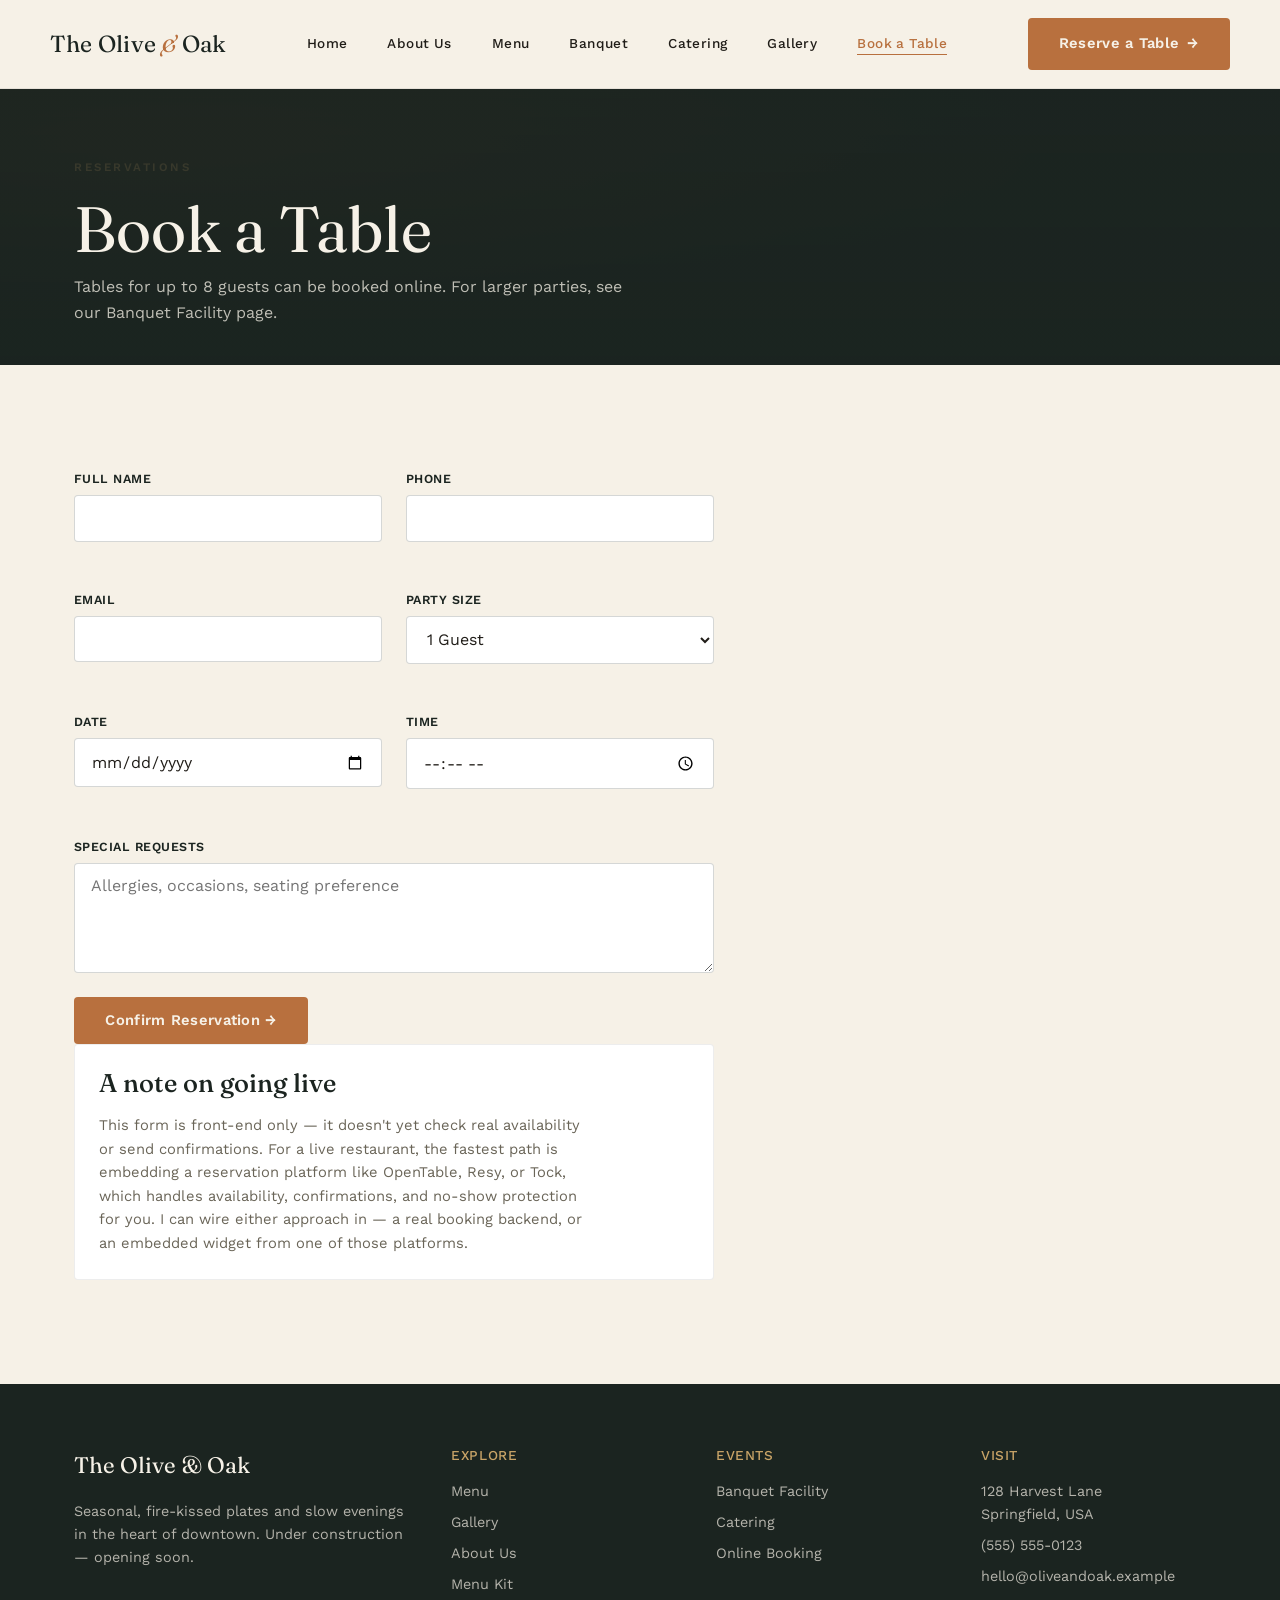
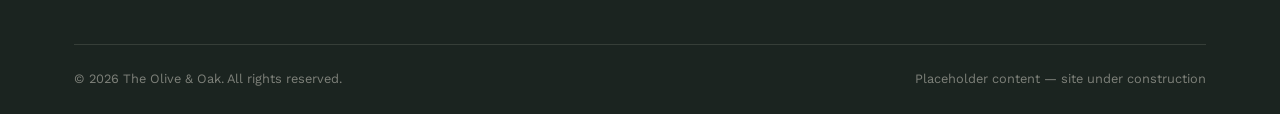
<file: restaurant-site/booking.html>
<!DOCTYPE html>
<html lang="en">
<head>
<meta charset="UTF-8">
<meta name="viewport" content="width=device-width, initial-scale=1.0">
<title>Book a Table | The Olive & Oak</title>
<meta name="description" content="Reserve a table online at The Olive & Oak.">
<link rel="preconnect" href="https://fonts.googleapis.com">
<link rel="stylesheet" href="css/style.css">
</head>
<body>
<header class="site-header">
    <div class="wrap nav-inner">
      <a href="index.html" class="brand">The Olive <em>&</em> Oak</a>
      <nav>
        <ul class="nav-links">
          <li><a href="index.html">Home</a></li>
<li><a href="about.html">About Us</a></li>
<li><a href="menu.html">Menu</a></li>
<li><a href="banquet.html">Banquet</a></li>
<li><a href="catering.html">Catering</a></li>
<li><a href="gallery.html">Gallery</a></li>
<li><a href="booking.html">Book a Table</a></li>

        </ul>
      </nav>
      <div class="nav-cta">
        <a href="contact.html" class="btn btn-ghost" style="display:none" id="hide-on-mobile"></a>
        <a href="booking.html" class="btn btn-primary"><span>Reserve a Table</span> &rarr;</a>
        <button class="nav-toggle" aria-label="Toggle menu"><span></span><span></span><span></span></button>
      </div>
    </div>
  </header>

<section class="page-hero hero-photo" style="background-image:url('https://picsum.photos/seed/booking-hero/1600/700')">
  <div class="wrap">
    <span class="eyebrow">Reservations</span>
    <h1>Book a Table</h1>
    <p>Tables for up to 8 guests can be booked online. For larger parties, see our Banquet Facility page.</p>
  </div>
</section>

<section>
  <div class="wrap">
    <form data-demo-form class="reveal" style="max-width:640px" action="https://formspree.io/f/YOUR_FORM_ID" method="POST">
      <input type="hidden" name="_subject" value="New Table Reservation">
      <div class="form-grid">
        <div class="field"><label for="r-name">Full Name</label><input id="r-name" name="full_name" type="text" required></div>
        <div class="field"><label for="r-phone">Phone</label><input id="r-phone" name="phone" type="tel" required></div>
        <div class="field"><label for="r-email">Email</label><input id="r-email" name="email" type="email" required></div>
        <div class="field"><label for="r-guests">Party Size</label>
          <select id="r-guests" name="party_size">
            <option>1 Guest</option><option>2 Guests</option><option>3 Guests</option>
            <option>4 Guests</option><option>5 Guests</option><option>6 Guests</option>
            <option>7 Guests</option><option>8 Guests</option>
          </select>
        </div>
        <div class="field"><label for="r-date">Date</label><input id="r-date" name="date" type="date" required></div>
        <div class="field"><label for="r-time">Time</label><input id="r-time" name="time" type="time" required></div>
        <div class="field full"><label for="r-notes">Special Requests</label><textarea id="r-notes" name="special_requests" placeholder="Allergies, occasions, seating preference"></textarea></div>
      </div>
      <button type="submit" class="btn btn-primary">Confirm Reservation &rarr;</button>
      <div class="form-success">Thanks — your reservation request has been received.</div>
    </form>

    <div class="card mt-5" style="max-width:640px">
      <h3>A note on going live</h3>
      <p class="menu-item-desc mt-2">This form is front-end only &mdash; it doesn't yet check real availability or send confirmations. For a live restaurant, the fastest path is embedding a reservation platform like OpenTable, Resy, or Tock, which handles availability, confirmations, and no-show protection for you. I can wire either approach in &mdash; a real booking backend, or an embedded widget from one of those platforms.</p>
    </div>
  </div>
</section>

<footer class="site-footer">
    <div class="wrap">
      <div class="footer-grid">
        <div>
          <div class="footer-brand">The Olive & Oak</div>
          <p>Seasonal, fire-kissed plates and slow evenings in the heart of downtown. Under construction &mdash; opening soon.</p>
        </div>
        <div>
          <h4>Explore</h4>
          <a href="menu.html">Menu</a>
          <a href="gallery.html">Gallery</a>
          <a href="about.html">About Us</a>
          <a href="menu-kit.html">Menu Kit</a>
        </div>
        <div>
          <h4>Events</h4>
          <a href="banquet.html">Banquet Facility</a>
          <a href="catering.html">Catering</a>
          <a href="booking.html">Online Booking</a>
        </div>
        <div>
          <h4>Visit</h4>
          <p>128 Harvest Lane<br>Springfield, USA</p>
          <a href="tel:+15555550123">(555) 555-0123</a>
          <a href="mailto:hello@oliveandoak.example">hello@oliveandoak.example</a>
        </div>
      </div>
      <div class="footer-bottom">
        <span>&copy; <span class="js-year"></span> The Olive & Oak. All rights reserved.</span>
        <span>Placeholder content &mdash; site under construction</span>
      </div>
    </div>
  </footer>
<script src="js/main.js"></script>
</body>
</html>
</file>
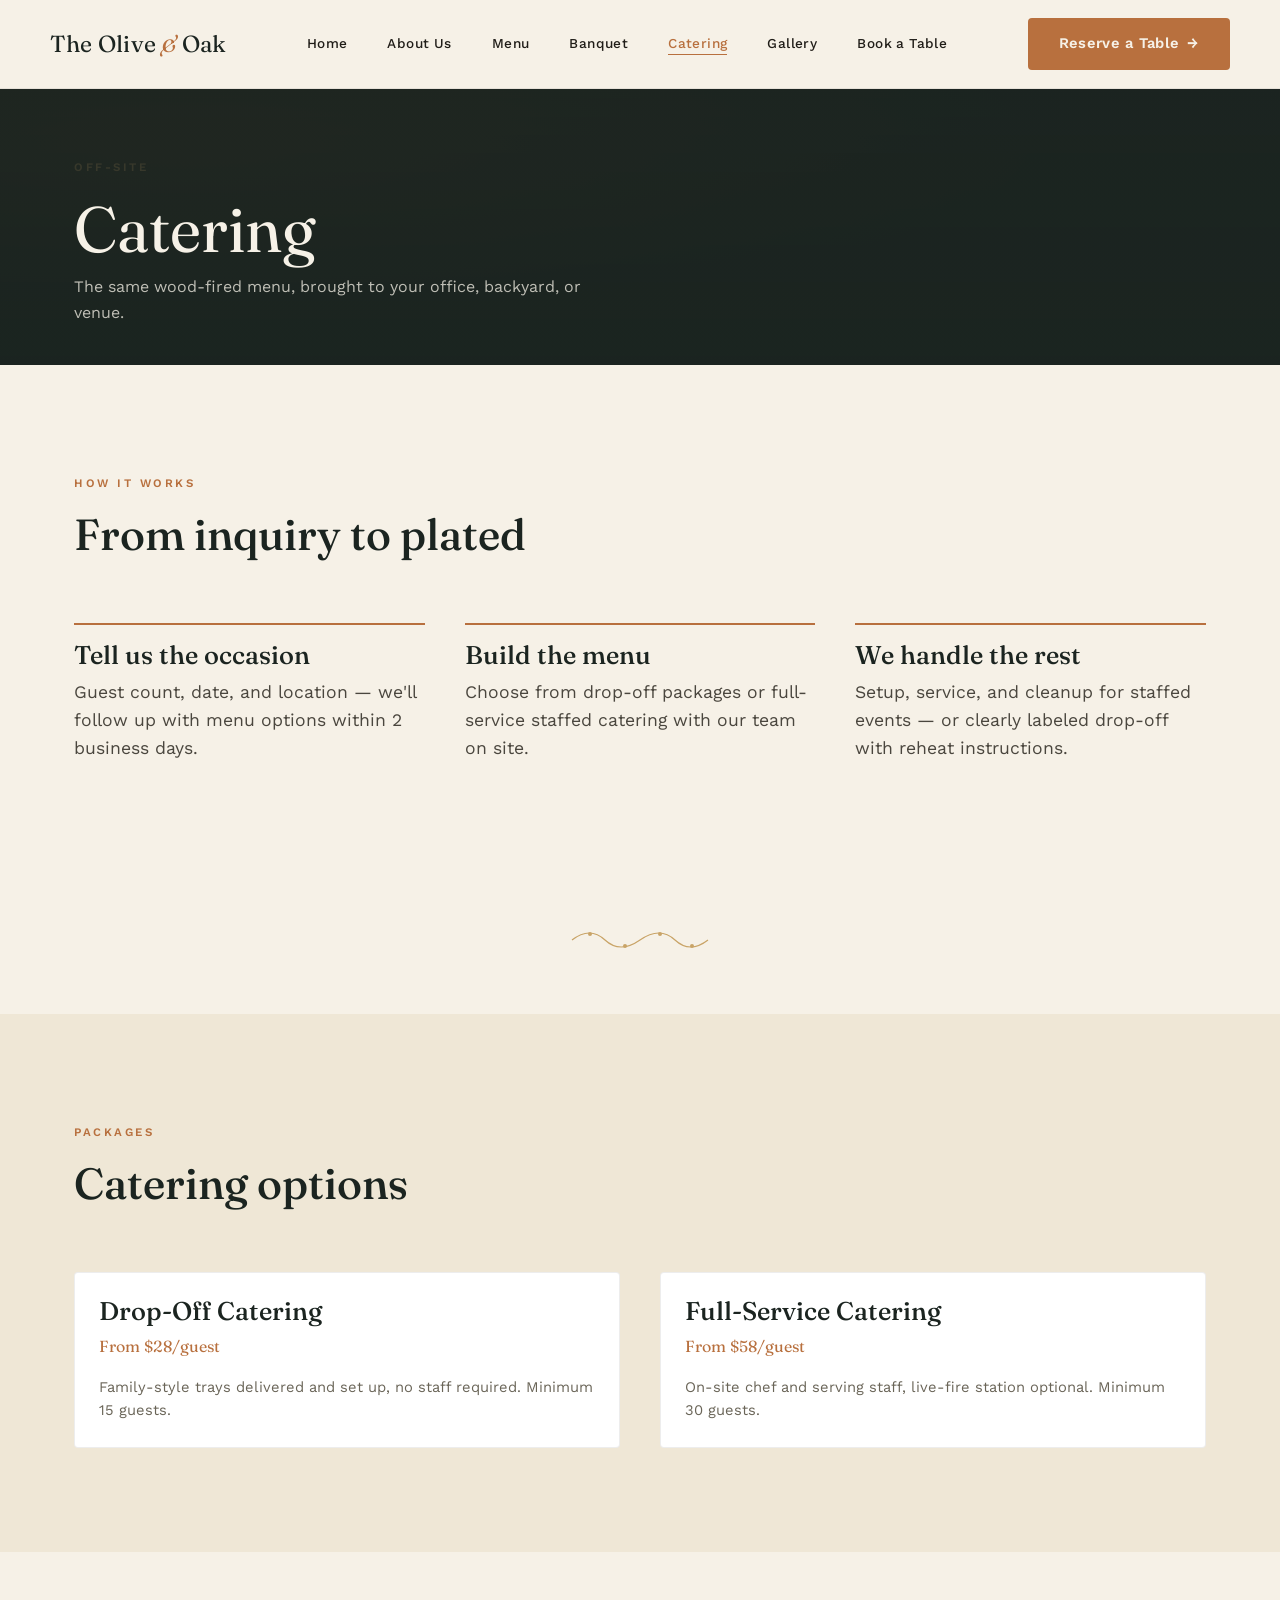
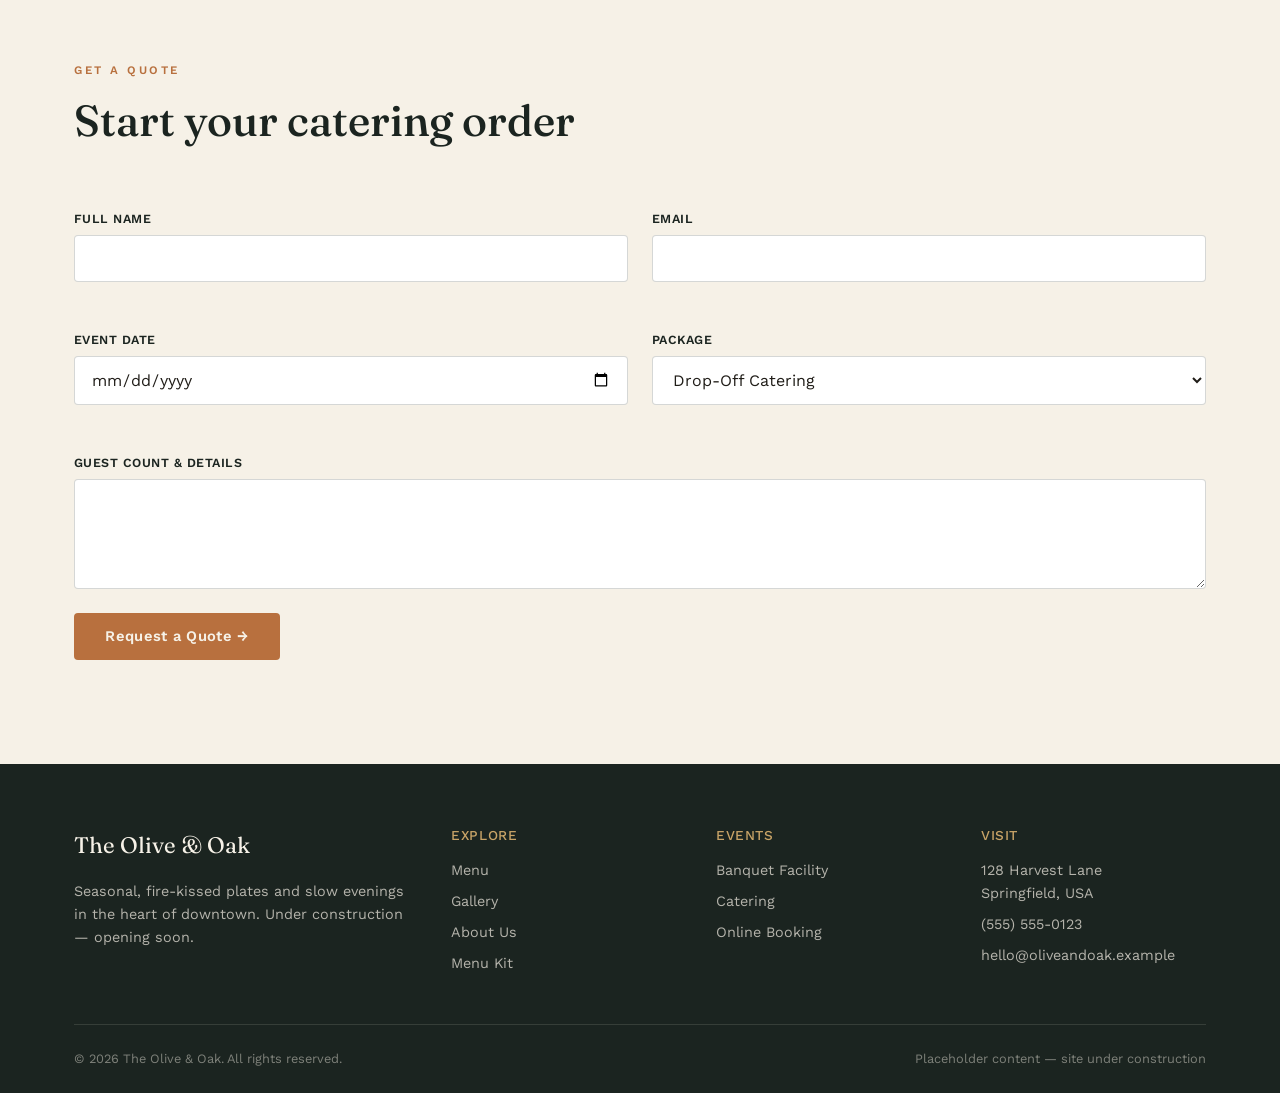
<file: restaurant-site/catering.html>
<!DOCTYPE html>
<html lang="en">
<head>
<meta charset="UTF-8">
<meta name="viewport" content="width=device-width, initial-scale=1.0">
<title>Catering | The Olive & Oak</title>
<meta name="description" content="Off-site catering from The Olive & Oak — drop-off and full-service packages.">
<link rel="preconnect" href="https://fonts.googleapis.com">
<link rel="stylesheet" href="css/style.css">
</head>
<body>
<header class="site-header">
    <div class="wrap nav-inner">
      <a href="index.html" class="brand">The Olive <em>&</em> Oak</a>
      <nav>
        <ul class="nav-links">
          <li><a href="index.html">Home</a></li>
<li><a href="about.html">About Us</a></li>
<li><a href="menu.html">Menu</a></li>
<li><a href="banquet.html">Banquet</a></li>
<li><a href="catering.html">Catering</a></li>
<li><a href="gallery.html">Gallery</a></li>
<li><a href="booking.html">Book a Table</a></li>

        </ul>
      </nav>
      <div class="nav-cta">
        <a href="contact.html" class="btn btn-ghost" style="display:none" id="hide-on-mobile"></a>
        <a href="booking.html" class="btn btn-primary"><span>Reserve a Table</span> &rarr;</a>
        <button class="nav-toggle" aria-label="Toggle menu"><span></span><span></span><span></span></button>
      </div>
    </div>
  </header>

<section class="page-hero hero-photo" style="background-image:url('https://picsum.photos/seed/catering-hero/1600/700')">
  <div class="wrap">
    <span class="eyebrow">Off-Site</span>
    <h1>Catering</h1>
    <p>The same wood-fired menu, brought to your office, backyard, or venue.</p>
  </div>
</section>

<section>
  <div class="wrap">
    <div class="section-head reveal"><span class="eyebrow">How It Works</span><h2>From inquiry to plated</h2></div>
    <div class="grid-3 reveal">
      <div class="feature">
        <h3>Tell us the occasion</h3>
        <p class="lede mt-1">Guest count, date, and location &mdash; we'll follow up with menu options within 2 business days.</p>
      </div>
      <div class="feature">
        <h3>Build the menu</h3>
        <p class="lede mt-1">Choose from drop-off packages or full-service staffed catering with our team on site.</p>
      </div>
      <div class="feature">
        <h3>We handle the rest</h3>
        <p class="lede mt-1">Setup, service, and cleanup for staffed events &mdash; or clearly labeled drop-off with reheat instructions.</p>
      </div>
    </div>
  </div>
</section>

<div class="vine-divider"><svg viewBox="0 0 140 20" fill="none" xmlns="http://www.w3.org/2000/svg">
<path d="M2 10 Q 20 -4, 35 10 T 70 10 T 105 10 T 138 10" stroke="currentColor" stroke-width="1.2"/>
<circle cx="20" cy="4" r="2" fill="currentColor"/>
<circle cx="55" cy="16" r="2" fill="currentColor"/>
<circle cx="90" cy="4" r="2" fill="currentColor"/>
<circle cx="122" cy="16" r="2" fill="currentColor"/>
</svg></div>

<section class="section-dim">
  <div class="wrap">
    <div class="section-head reveal"><span class="eyebrow">Packages</span><h2>Catering options</h2></div>
    <div class="grid-2 reveal">
      <div class="card">
        <h3>Drop-Off Catering</h3>
        <p class="dish-price mt-1">From $28/guest</p>
        <p class="menu-item-desc mt-2">Family-style trays delivered and set up, no staff required. Minimum 15 guests.</p>
      </div>
      <div class="card">
        <h3>Full-Service Catering</h3>
        <p class="dish-price mt-1">From $58/guest</p>
        <p class="menu-item-desc mt-2">On-site chef and serving staff, live-fire station optional. Minimum 30 guests.</p>
      </div>
    </div>
  </div>
</section>

<section>
  <div class="wrap">
    <div class="section-head reveal"><span class="eyebrow">Get a Quote</span><h2>Start your catering order</h2></div>
    <form data-demo-form class="reveal" action="https://formspree.io/f/YOUR_FORM_ID" method="POST">
      <input type="hidden" name="_subject" value="New Catering Request">
      <div class="form-grid">
        <div class="field"><label for="c-name">Full Name</label><input id="c-name" name="full_name" type="text" required></div>
        <div class="field"><label for="c-email">Email</label><input id="c-email" name="email" type="email" required></div>
        <div class="field"><label for="c-date">Event Date</label><input id="c-date" name="event_date" type="date" required></div>
        <div class="field">
          <label for="c-type">Package</label>
          <select id="c-type" name="package">
            <option>Drop-Off Catering</option>
            <option>Full-Service Catering</option>
            <option>Not sure yet</option>
          </select>
        </div>
        <div class="field full"><label for="c-notes">Guest count & details</label><textarea id="c-notes" name="guest_count_details"></textarea></div>
      </div>
      <button type="submit" class="btn btn-primary">Request a Quote &rarr;</button>
      <div class="form-success">Thanks — your catering request has been received.</div>
    </form>
  </div>
</section>

<footer class="site-footer">
    <div class="wrap">
      <div class="footer-grid">
        <div>
          <div class="footer-brand">The Olive & Oak</div>
          <p>Seasonal, fire-kissed plates and slow evenings in the heart of downtown. Under construction &mdash; opening soon.</p>
        </div>
        <div>
          <h4>Explore</h4>
          <a href="menu.html">Menu</a>
          <a href="gallery.html">Gallery</a>
          <a href="about.html">About Us</a>
          <a href="menu-kit.html">Menu Kit</a>
        </div>
        <div>
          <h4>Events</h4>
          <a href="banquet.html">Banquet Facility</a>
          <a href="catering.html">Catering</a>
          <a href="booking.html">Online Booking</a>
        </div>
        <div>
          <h4>Visit</h4>
          <p>128 Harvest Lane<br>Springfield, USA</p>
          <a href="tel:+15555550123">(555) 555-0123</a>
          <a href="mailto:hello@oliveandoak.example">hello@oliveandoak.example</a>
        </div>
      </div>
      <div class="footer-bottom">
        <span>&copy; <span class="js-year"></span> The Olive & Oak. All rights reserved.</span>
        <span>Placeholder content &mdash; site under construction</span>
      </div>
    </div>
  </footer>
<script src="js/main.js"></script>
</body>
</html>
</file>
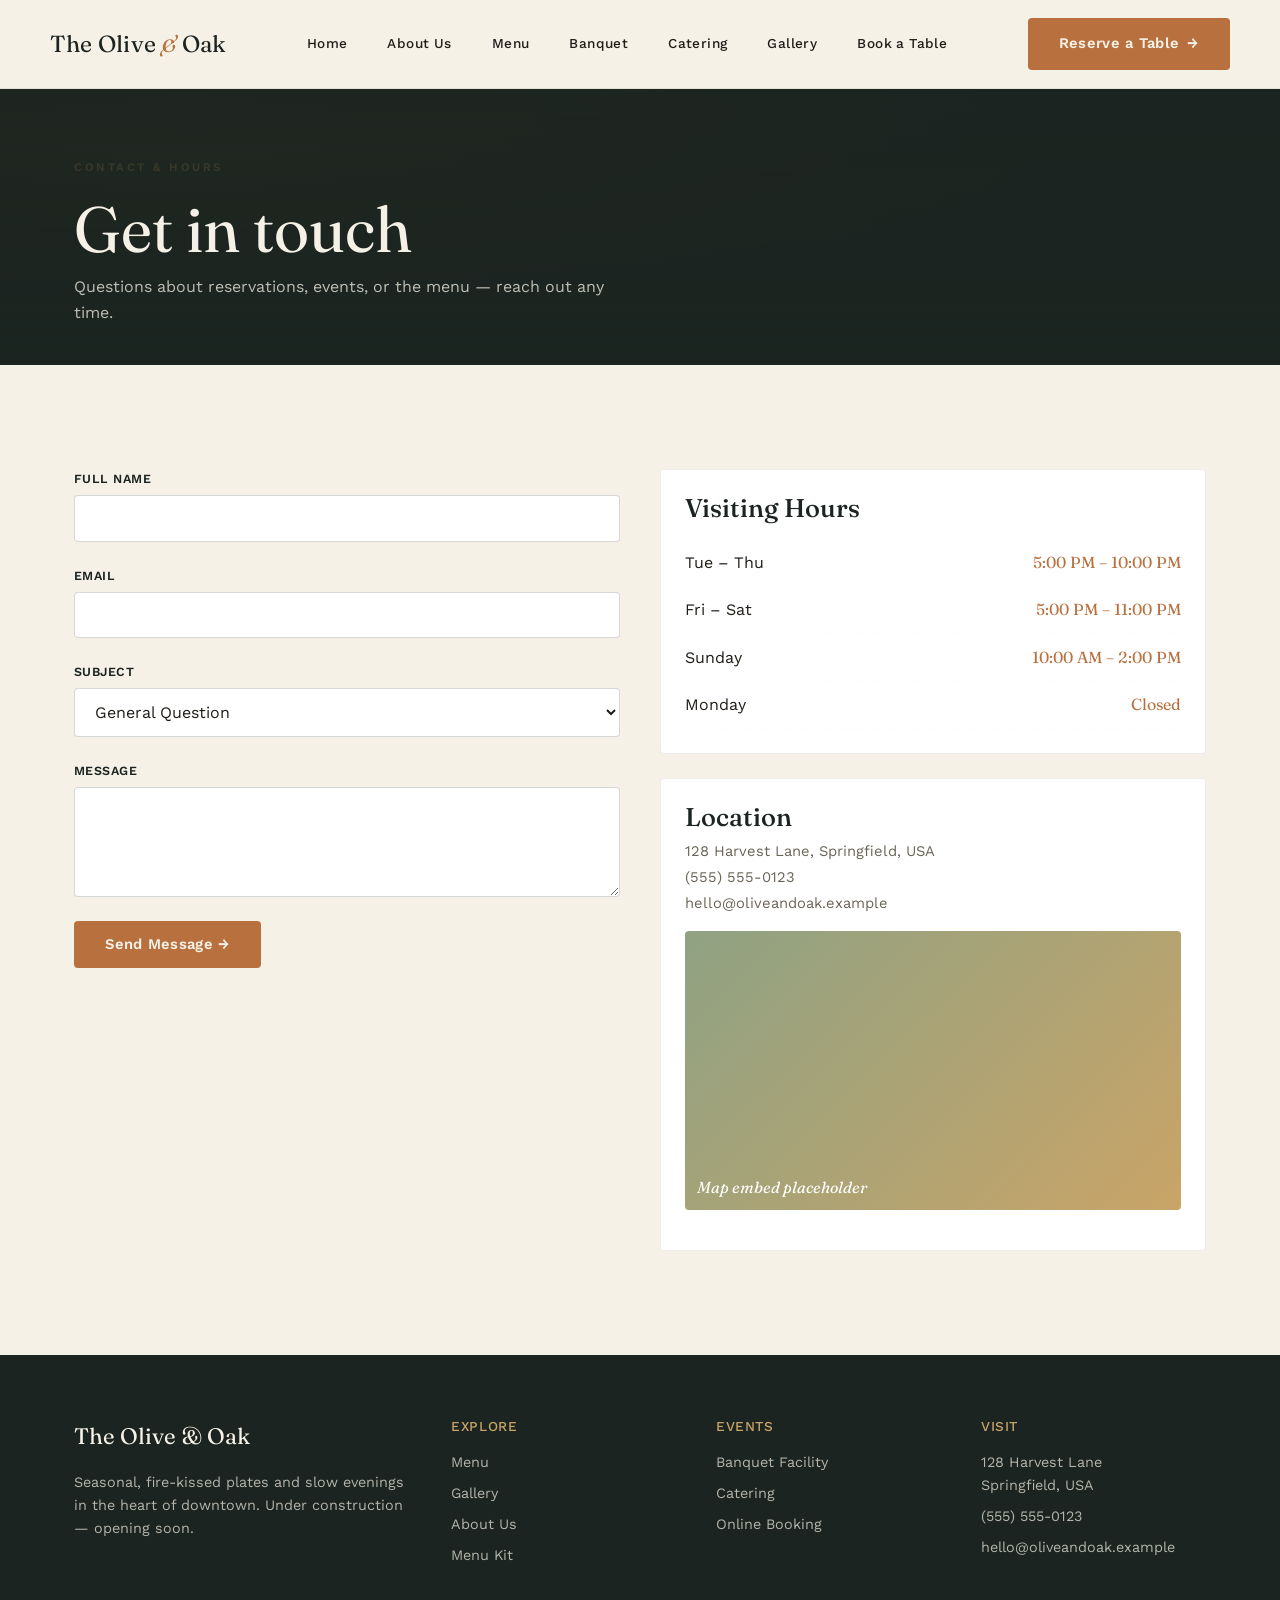
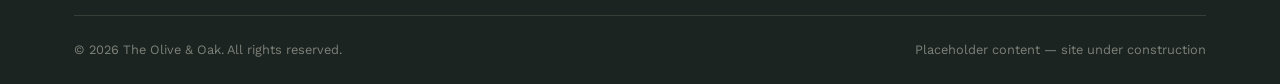
<file: restaurant-site/contact.html>
<!DOCTYPE html>
<html lang="en">
<head>
<meta charset="UTF-8">
<meta name="viewport" content="width=device-width, initial-scale=1.0">
<title>Contact Us | The Olive & Oak</title>
<meta name="description" content="Contact The Olive & Oak — visiting hours, location, and message form.">
<link rel="preconnect" href="https://fonts.googleapis.com">
<link rel="stylesheet" href="css/style.css">
</head>
<body>
<header class="site-header">
    <div class="wrap nav-inner">
      <a href="index.html" class="brand">The Olive <em>&</em> Oak</a>
      <nav>
        <ul class="nav-links">
          <li><a href="index.html">Home</a></li>
<li><a href="about.html">About Us</a></li>
<li><a href="menu.html">Menu</a></li>
<li><a href="banquet.html">Banquet</a></li>
<li><a href="catering.html">Catering</a></li>
<li><a href="gallery.html">Gallery</a></li>
<li><a href="booking.html">Book a Table</a></li>

        </ul>
      </nav>
      <div class="nav-cta">
        <a href="contact.html" class="btn btn-ghost" style="display:none" id="hide-on-mobile"></a>
        <a href="booking.html" class="btn btn-primary"><span>Reserve a Table</span> &rarr;</a>
        <button class="nav-toggle" aria-label="Toggle menu"><span></span><span></span><span></span></button>
      </div>
    </div>
  </header>

<section class="page-hero hero-photo" style="background-image:url('https://picsum.photos/seed/contact-hero/1600/700')">
  <div class="wrap">
    <span class="eyebrow">Contact & Hours</span>
    <h1>Get in touch</h1>
    <p>Questions about reservations, events, or the menu &mdash; reach out any time.</p>
  </div>
</section>

<section>
  <div class="wrap grid-2 reveal">
    <form data-demo-form action="https://formspree.io/f/YOUR_FORM_ID" method="POST">
      <input type="hidden" name="_subject" value="New Contact Message">
      <div class="field"><label for="ct-name">Full Name</label><input id="ct-name" name="full_name" type="text" required></div>
      <div class="field"><label for="ct-email">Email</label><input id="ct-email" name="email" type="email" required></div>
      <div class="field"><label for="ct-subject">Subject</label>
        <select id="ct-subject" name="subject">
          <option>General Question</option>
          <option>Reservation Help</option>
          <option>Press Inquiry</option>
          <option>Feedback</option>
        </select>
      </div>
      <div class="field"><label for="ct-msg">Message</label><textarea id="ct-msg" name="message" required></textarea></div>
      <button type="submit" class="btn btn-primary">Send Message &rarr;</button>
      <div class="form-success">Thanks — your message has been received.</div>
    </form>

    <div>
      <div class="card">
        <h3>Visiting Hours</h3>
        <table class="hours-table mt-2" style="color:var(--charcoal)">
          <tr><td>Tue &ndash; Thu</td><td style="color:var(--copper)">5:00 PM &ndash; 10:00 PM</td></tr>
          <tr><td>Fri &ndash; Sat</td><td style="color:var(--copper)">5:00 PM &ndash; 11:00 PM</td></tr>
          <tr><td>Sunday</td><td style="color:var(--copper)">10:00 AM &ndash; 2:00 PM</td></tr>
          <tr><td>Monday</td><td style="color:var(--copper)">Closed</td></tr>
        </table>
      </div>
      <div class="card mt-3">
        <h3>Location</h3>
        <p class="menu-item-desc mt-1">128 Harvest Lane, Springfield, USA</p>
        <p class="menu-item-desc">(555) 555-0123</p>
        <p class="menu-item-desc">hello@oliveandoak.example</p>
        <div class="dish-media mt-2" style="aspect-ratio:16/9">
          <span style="position:absolute;bottom:10px;left:12px;color:#fff;font-family:var(--font-display);font-style:italic">Map embed placeholder</span>
        </div>
      </div>
    </div>
  </div>
</section>

<footer class="site-footer">
    <div class="wrap">
      <div class="footer-grid">
        <div>
          <div class="footer-brand">The Olive & Oak</div>
          <p>Seasonal, fire-kissed plates and slow evenings in the heart of downtown. Under construction &mdash; opening soon.</p>
        </div>
        <div>
          <h4>Explore</h4>
          <a href="menu.html">Menu</a>
          <a href="gallery.html">Gallery</a>
          <a href="about.html">About Us</a>
          <a href="menu-kit.html">Menu Kit</a>
        </div>
        <div>
          <h4>Events</h4>
          <a href="banquet.html">Banquet Facility</a>
          <a href="catering.html">Catering</a>
          <a href="booking.html">Online Booking</a>
        </div>
        <div>
          <h4>Visit</h4>
          <p>128 Harvest Lane<br>Springfield, USA</p>
          <a href="tel:+15555550123">(555) 555-0123</a>
          <a href="mailto:hello@oliveandoak.example">hello@oliveandoak.example</a>
        </div>
      </div>
      <div class="footer-bottom">
        <span>&copy; <span class="js-year"></span> The Olive & Oak. All rights reserved.</span>
        <span>Placeholder content &mdash; site under construction</span>
      </div>
    </div>
  </footer>
<script src="js/main.js"></script>
</body>
</html>
</file>
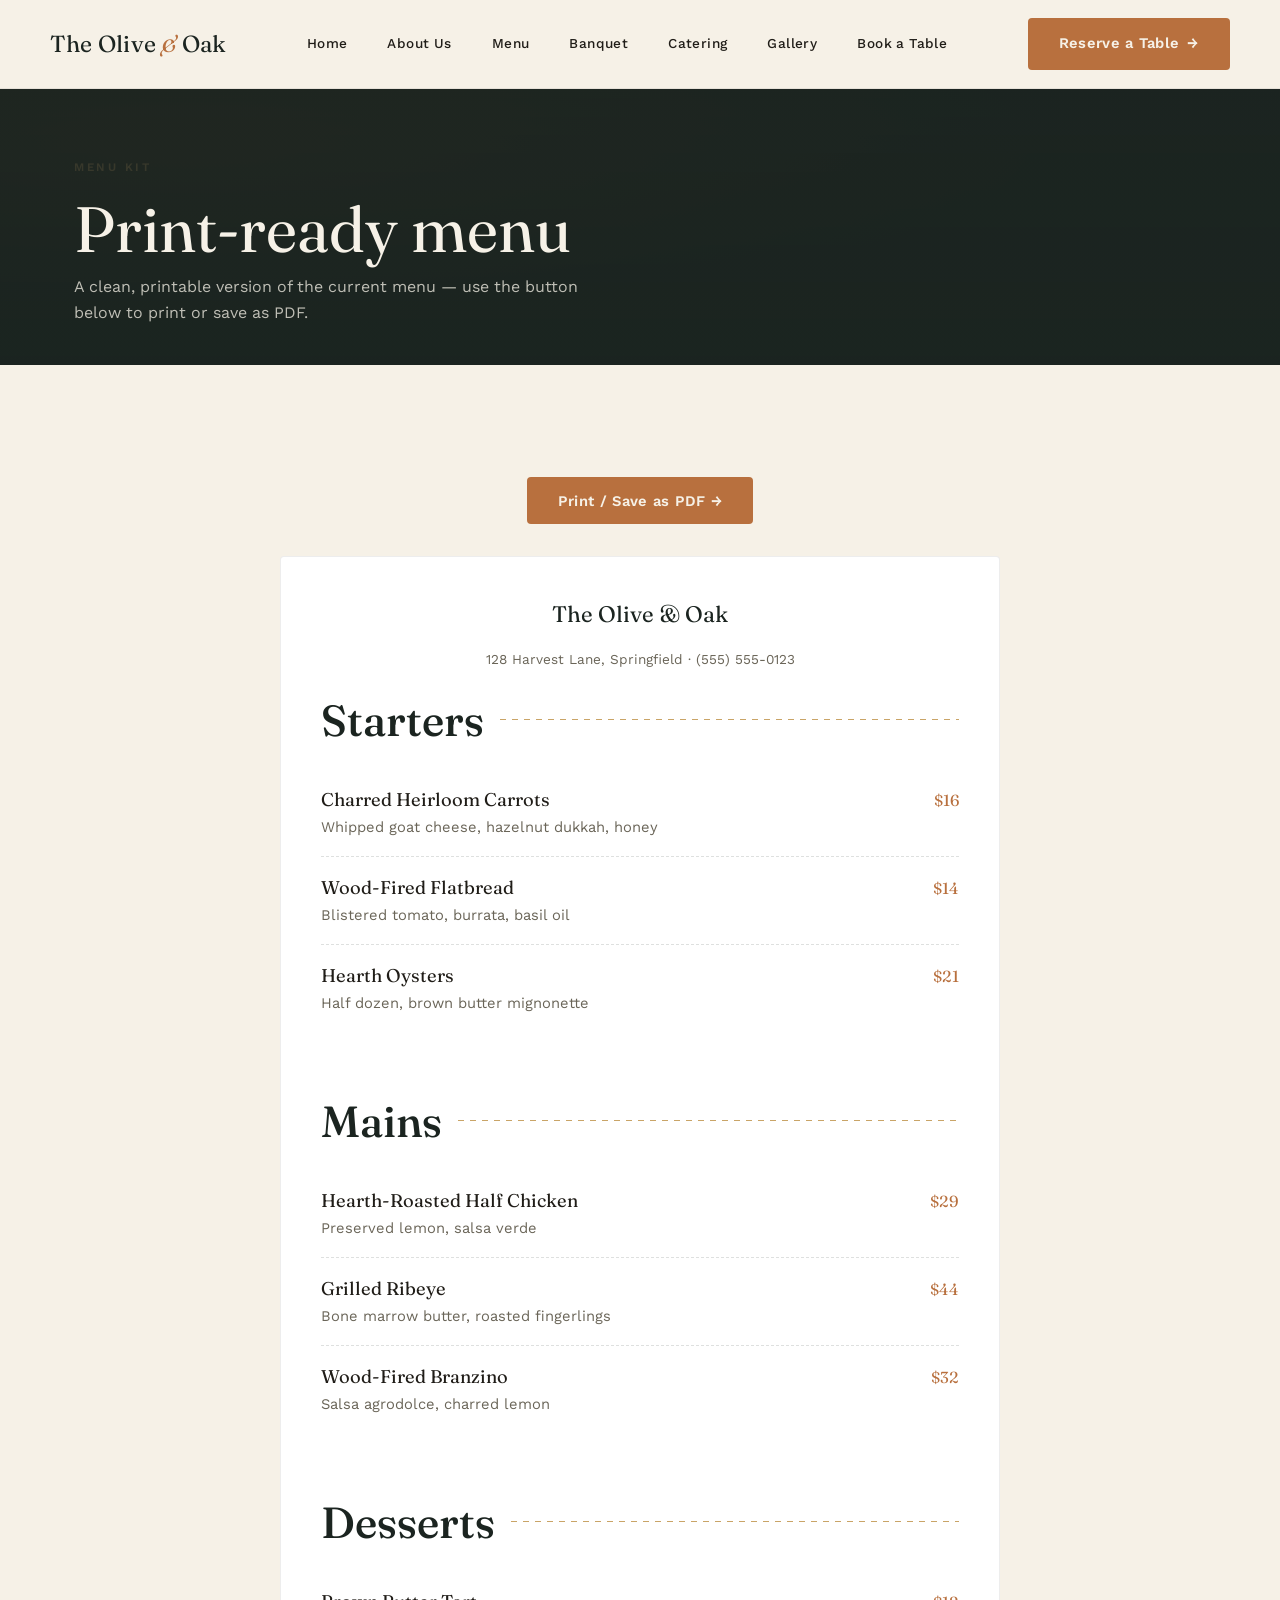
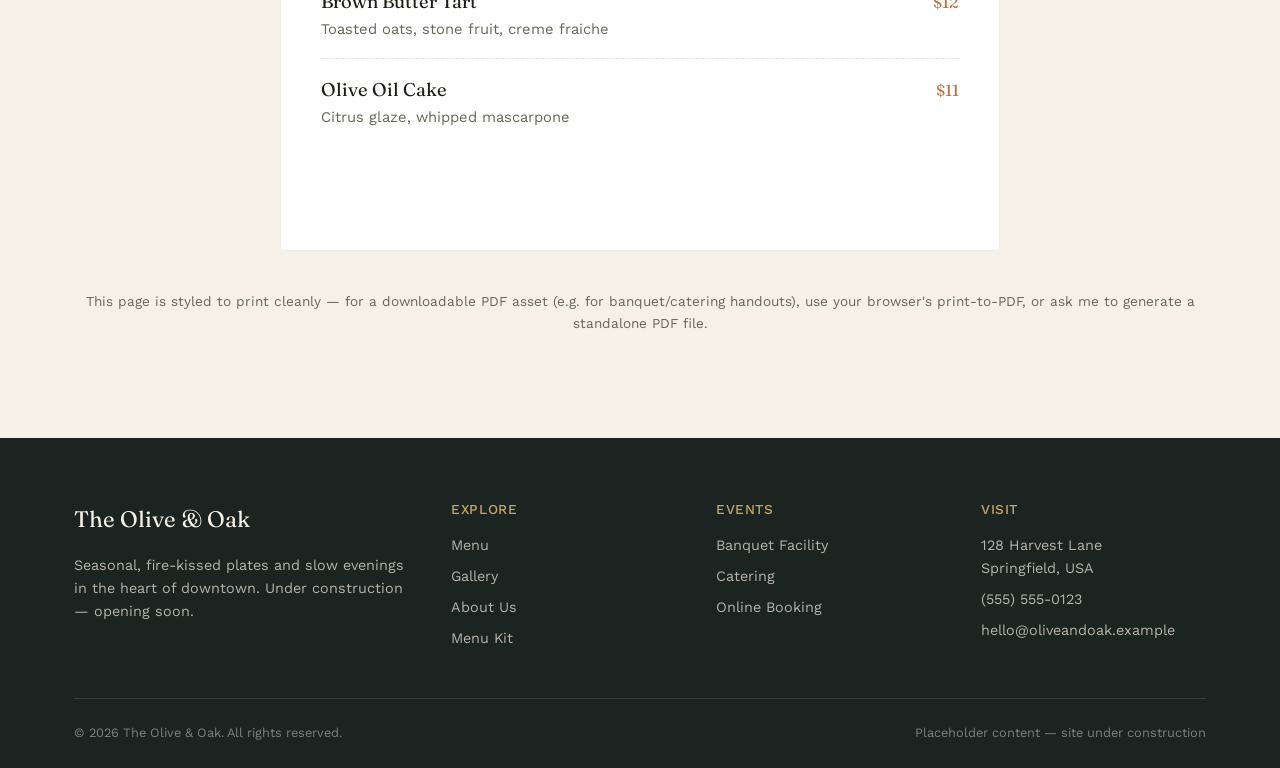
<file: restaurant-site/menu-kit.html>
<!DOCTYPE html>
<html lang="en">
<head>
<meta charset="UTF-8">
<meta name="viewport" content="width=device-width, initial-scale=1.0">
<title>Menu Kit | The Olive & Oak</title>
<meta name="description" content="Printable menu kit for The Olive & Oak.">
<link rel="preconnect" href="https://fonts.googleapis.com">
<link rel="stylesheet" href="css/style.css">
</head>
<body>
<header class="site-header">
    <div class="wrap nav-inner">
      <a href="index.html" class="brand">The Olive <em>&</em> Oak</a>
      <nav>
        <ul class="nav-links">
          <li><a href="index.html">Home</a></li>
<li><a href="about.html">About Us</a></li>
<li><a href="menu.html">Menu</a></li>
<li><a href="banquet.html">Banquet</a></li>
<li><a href="catering.html">Catering</a></li>
<li><a href="gallery.html">Gallery</a></li>
<li><a href="booking.html">Book a Table</a></li>

        </ul>
      </nav>
      <div class="nav-cta">
        <a href="contact.html" class="btn btn-ghost" style="display:none" id="hide-on-mobile"></a>
        <a href="booking.html" class="btn btn-primary"><span>Reserve a Table</span> &rarr;</a>
        <button class="nav-toggle" aria-label="Toggle menu"><span></span><span></span><span></span></button>
      </div>
    </div>
  </header>

<section class="page-hero hero-photo" style="background-image:url('https://picsum.photos/seed/menukit-hero/1600/700')">
  <div class="wrap">
    <span class="eyebrow">Menu Kit</span>
    <h1>Print-ready menu</h1>
    <p>A clean, printable version of the current menu &mdash; use the button below to print or save as PDF.</p>
  </div>
</section>

<section>
  <div class="wrap">
    <div class="center mt-1" style="margin-bottom:2rem">
      <button onclick="window.print()" class="btn btn-primary">Print / Save as PDF &rarr;</button>
    </div>

    <div class="card" style="max-width:720px;margin:0 auto;padding:var(--sp-4)">
      <div class="center" style="margin-bottom:var(--sp-3)">
        <div class="footer-brand" style="color:var(--ink)">The Olive & Oak</div>
        <p class="form-note">128 Harvest Lane, Springfield &middot; (555) 555-0123</p>
      </div>

      <div class="menu-category">
        <div class="menu-cat-title"><h2>Starters</h2></div>
        <div class="menu-item">
      <div class="dish-row"><span class="menu-item-name">Charred Heirloom Carrots</span><span class="dish-price">$16</span></div>
      <p class="menu-item-desc">Whipped goat cheese, hazelnut dukkah, honey</p>
    </div>
        <div class="menu-item">
      <div class="dish-row"><span class="menu-item-name">Wood-Fired Flatbread</span><span class="dish-price">$14</span></div>
      <p class="menu-item-desc">Blistered tomato, burrata, basil oil</p>
    </div>
        <div class="menu-item">
      <div class="dish-row"><span class="menu-item-name">Hearth Oysters</span><span class="dish-price">$21</span></div>
      <p class="menu-item-desc">Half dozen, brown butter mignonette</p>
    </div>
      </div>
      <div class="menu-category">
        <div class="menu-cat-title"><h2>Mains</h2></div>
        <div class="menu-item">
      <div class="dish-row"><span class="menu-item-name">Hearth-Roasted Half Chicken</span><span class="dish-price">$29</span></div>
      <p class="menu-item-desc">Preserved lemon, salsa verde</p>
    </div>
        <div class="menu-item">
      <div class="dish-row"><span class="menu-item-name">Grilled Ribeye</span><span class="dish-price">$44</span></div>
      <p class="menu-item-desc">Bone marrow butter, roasted fingerlings</p>
    </div>
        <div class="menu-item">
      <div class="dish-row"><span class="menu-item-name">Wood-Fired Branzino</span><span class="dish-price">$32</span></div>
      <p class="menu-item-desc">Salsa agrodolce, charred lemon</p>
    </div>
      </div>
      <div class="menu-category">
        <div class="menu-cat-title"><h2>Desserts</h2></div>
        <div class="menu-item">
      <div class="dish-row"><span class="menu-item-name">Brown Butter Tart</span><span class="dish-price">$12</span></div>
      <p class="menu-item-desc">Toasted oats, stone fruit, creme fraiche</p>
    </div>
        <div class="menu-item">
      <div class="dish-row"><span class="menu-item-name">Olive Oil Cake</span><span class="dish-price">$11</span></div>
      <p class="menu-item-desc">Citrus glaze, whipped mascarpone</p>
    </div>
      </div>
    </div>

    <p class="form-note center mt-4">This page is styled to print cleanly &mdash; for a downloadable PDF asset (e.g. for banquet/catering handouts), use your browser's print-to-PDF, or ask me to generate a standalone PDF file.</p>
  </div>
</section>

<style>
@media print {
  .site-header, .site-footer, .cta-band, .nav-toggle, button { display: none !important; }
  body { background: #fff; }
  section { padding: 0.5rem 0; }
}
</style>

<footer class="site-footer">
    <div class="wrap">
      <div class="footer-grid">
        <div>
          <div class="footer-brand">The Olive & Oak</div>
          <p>Seasonal, fire-kissed plates and slow evenings in the heart of downtown. Under construction &mdash; opening soon.</p>
        </div>
        <div>
          <h4>Explore</h4>
          <a href="menu.html">Menu</a>
          <a href="gallery.html">Gallery</a>
          <a href="about.html">About Us</a>
          <a href="menu-kit.html">Menu Kit</a>
        </div>
        <div>
          <h4>Events</h4>
          <a href="banquet.html">Banquet Facility</a>
          <a href="catering.html">Catering</a>
          <a href="booking.html">Online Booking</a>
        </div>
        <div>
          <h4>Visit</h4>
          <p>128 Harvest Lane<br>Springfield, USA</p>
          <a href="tel:+15555550123">(555) 555-0123</a>
          <a href="mailto:hello@oliveandoak.example">hello@oliveandoak.example</a>
        </div>
      </div>
      <div class="footer-bottom">
        <span>&copy; <span class="js-year"></span> The Olive & Oak. All rights reserved.</span>
        <span>Placeholder content &mdash; site under construction</span>
      </div>
    </div>
  </footer>
<script src="js/main.js"></script>
</body>
</html>
</file>
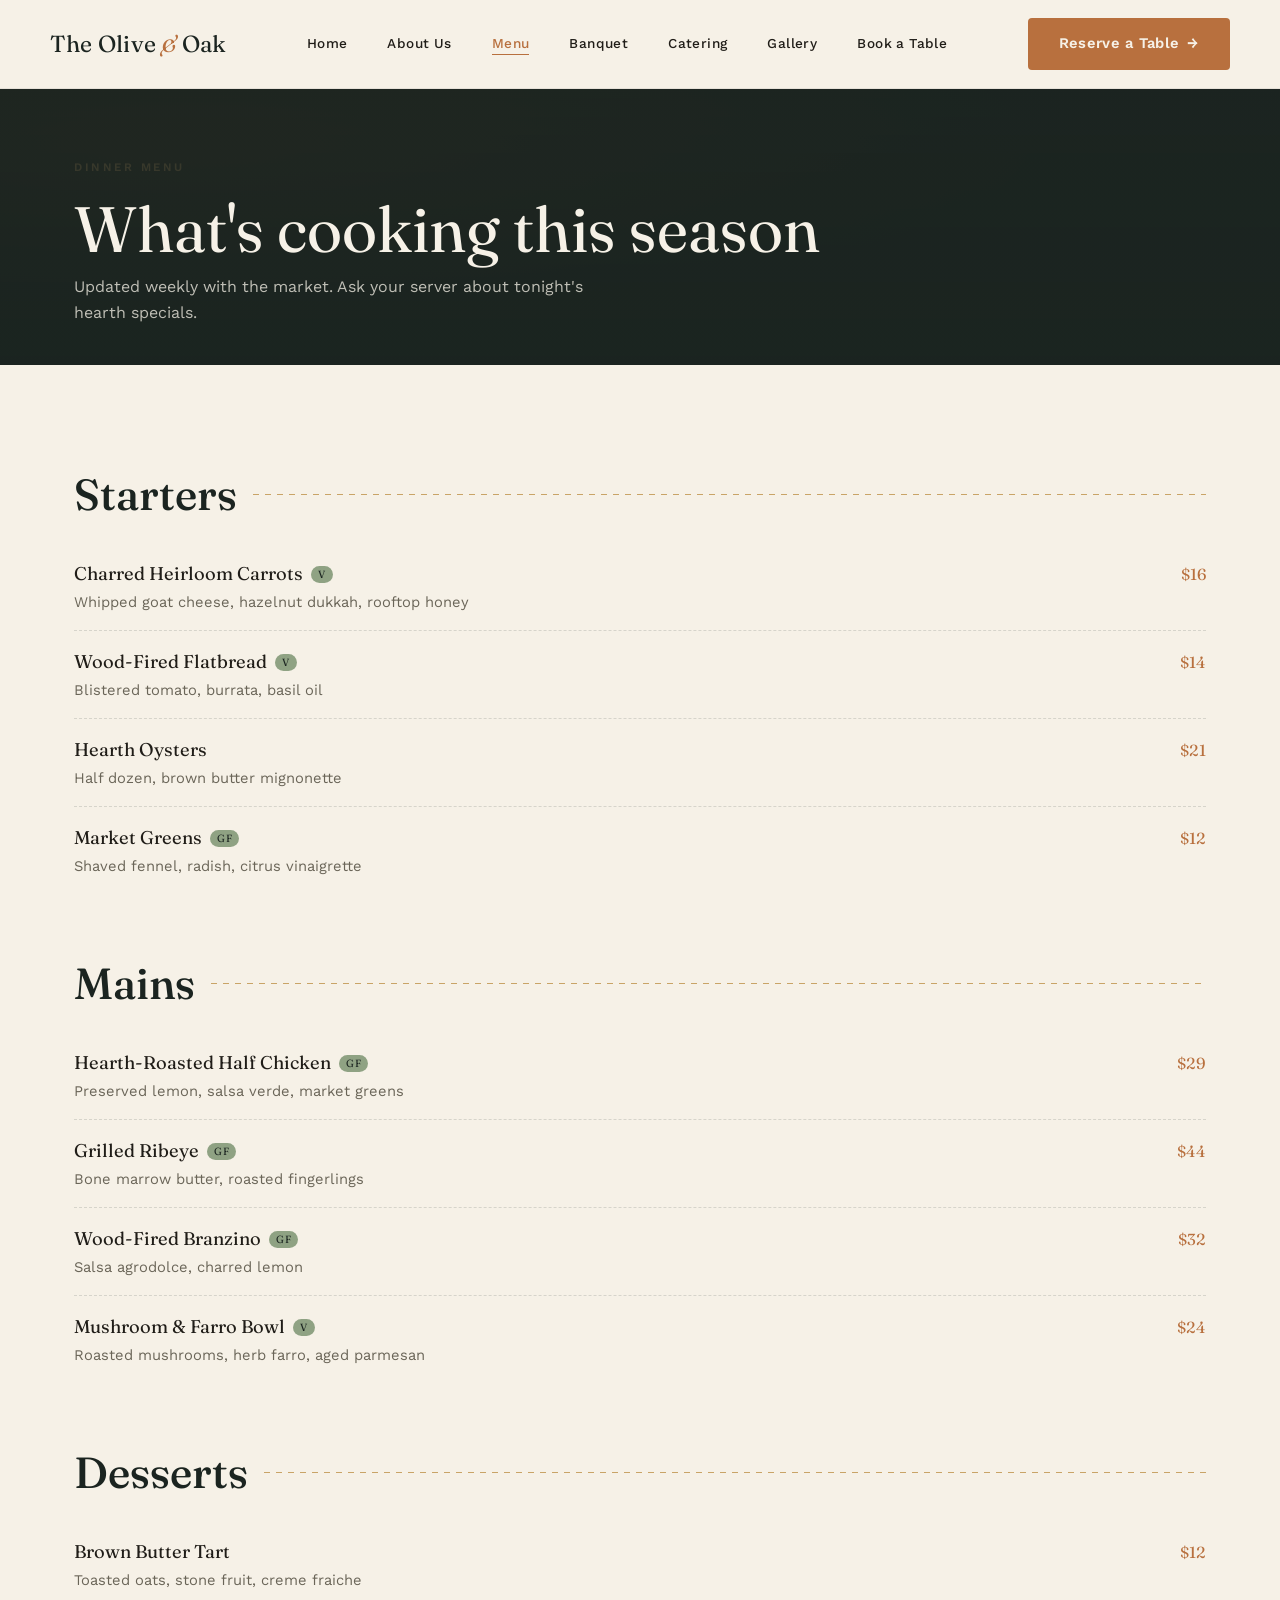
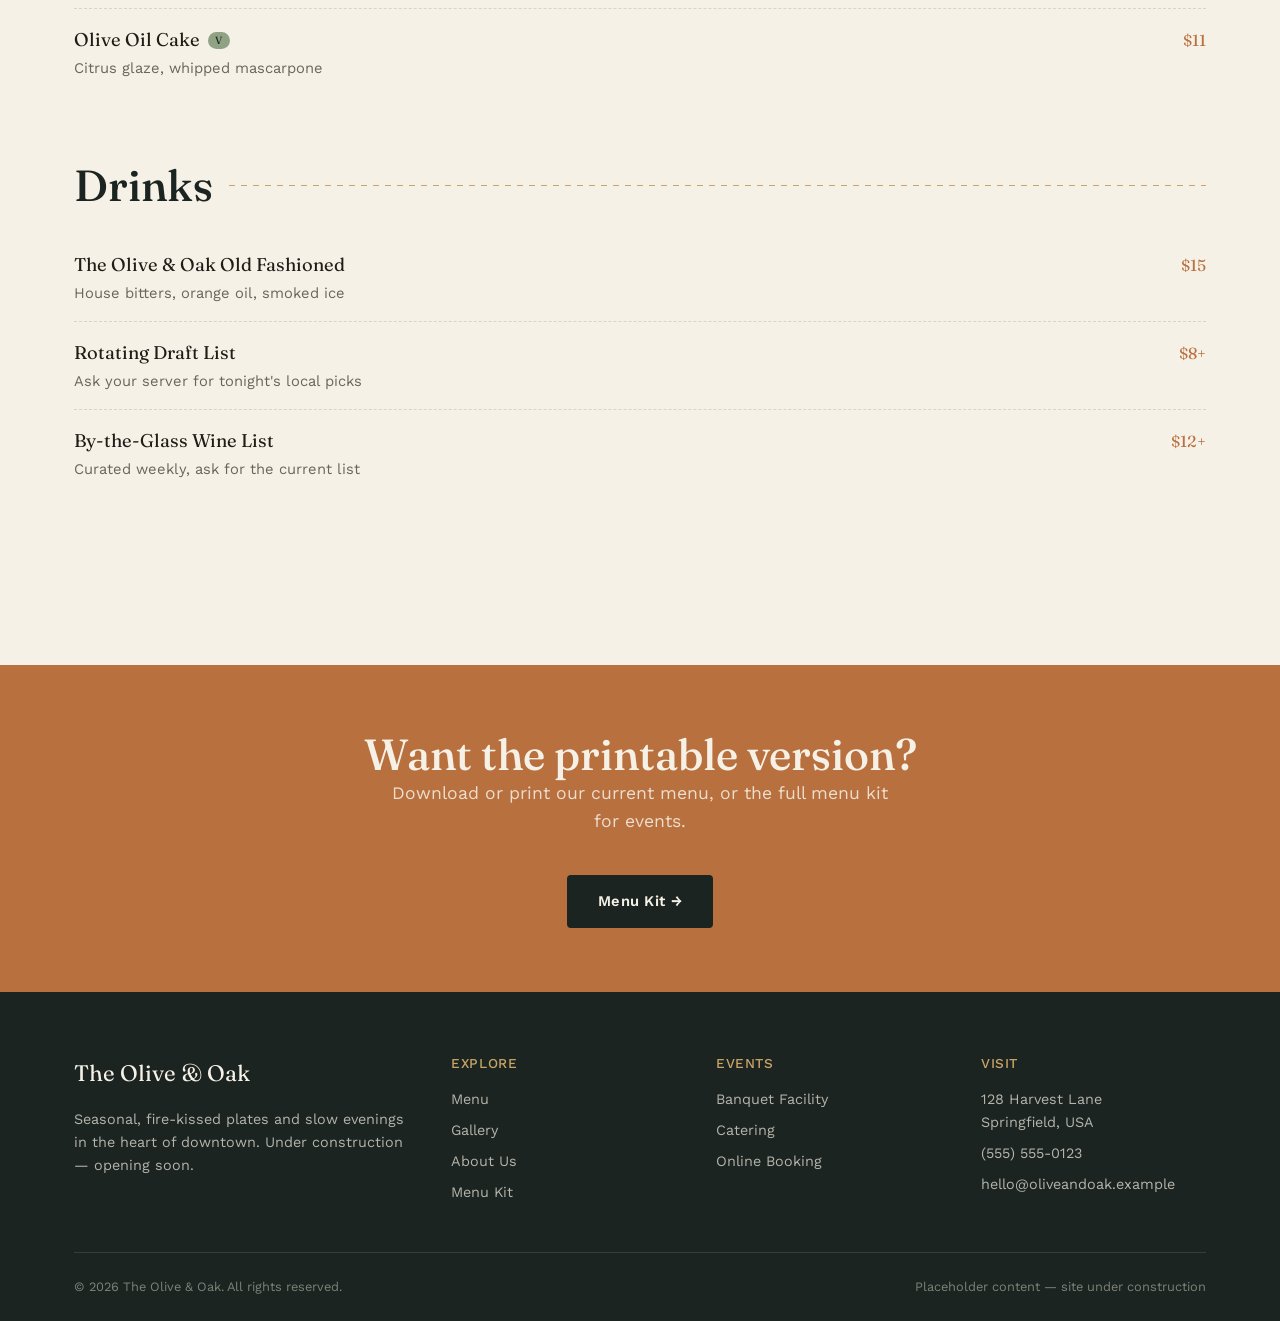
<file: restaurant-site/menu.html>
<!DOCTYPE html>
<html lang="en">
<head>
<meta charset="UTF-8">
<meta name="viewport" content="width=device-width, initial-scale=1.0">
<title>Menu | The Olive & Oak</title>
<meta name="description" content="Seasonal dinner menu for The Olive & Oak — starters, mains, desserts and drinks.">
<link rel="preconnect" href="https://fonts.googleapis.com">
<link rel="stylesheet" href="css/style.css">
</head>
<body>
<header class="site-header">
    <div class="wrap nav-inner">
      <a href="index.html" class="brand">The Olive <em>&</em> Oak</a>
      <nav>
        <ul class="nav-links">
          <li><a href="index.html">Home</a></li>
<li><a href="about.html">About Us</a></li>
<li><a href="menu.html">Menu</a></li>
<li><a href="banquet.html">Banquet</a></li>
<li><a href="catering.html">Catering</a></li>
<li><a href="gallery.html">Gallery</a></li>
<li><a href="booking.html">Book a Table</a></li>

        </ul>
      </nav>
      <div class="nav-cta">
        <a href="contact.html" class="btn btn-ghost" style="display:none" id="hide-on-mobile"></a>
        <a href="booking.html" class="btn btn-primary"><span>Reserve a Table</span> &rarr;</a>
        <button class="nav-toggle" aria-label="Toggle menu"><span></span><span></span><span></span></button>
      </div>
    </div>
  </header>

<section class="page-hero hero-photo" style="background-image:url('https://picsum.photos/seed/menu-hero/1600/700')">
  <div class="wrap">
    <span class="eyebrow">Dinner Menu</span>
    <h1>What's cooking this season</h1>
    <p>Updated weekly with the market. Ask your server about tonight's hearth specials.</p>
  </div>
</section>

<section>
  <div class="wrap">

    <div class="menu-category reveal">
      <div class="menu-cat-title"><h2>Starters</h2></div>
      <div class="menu-item">
      <div class="dish-row"><span class="menu-item-name">Charred Heirloom Carrots<span class="tag">V</span></span><span class="dish-price">$16</span></div>
      <p class="menu-item-desc">Whipped goat cheese, hazelnut dukkah, rooftop honey</p>
    </div>
      <div class="menu-item">
      <div class="dish-row"><span class="menu-item-name">Wood-Fired Flatbread<span class="tag">V</span></span><span class="dish-price">$14</span></div>
      <p class="menu-item-desc">Blistered tomato, burrata, basil oil</p>
    </div>
      <div class="menu-item">
      <div class="dish-row"><span class="menu-item-name">Hearth Oysters</span><span class="dish-price">$21</span></div>
      <p class="menu-item-desc">Half dozen, brown butter mignonette</p>
    </div>
      <div class="menu-item">
      <div class="dish-row"><span class="menu-item-name">Market Greens<span class="tag">GF</span></span><span class="dish-price">$12</span></div>
      <p class="menu-item-desc">Shaved fennel, radish, citrus vinaigrette</p>
    </div>
    </div>

    <div class="menu-category reveal">
      <div class="menu-cat-title"><h2>Mains</h2></div>
      <div class="menu-item">
      <div class="dish-row"><span class="menu-item-name">Hearth-Roasted Half Chicken<span class="tag">GF</span></span><span class="dish-price">$29</span></div>
      <p class="menu-item-desc">Preserved lemon, salsa verde, market greens</p>
    </div>
      <div class="menu-item">
      <div class="dish-row"><span class="menu-item-name">Grilled Ribeye<span class="tag">GF</span></span><span class="dish-price">$44</span></div>
      <p class="menu-item-desc">Bone marrow butter, roasted fingerlings</p>
    </div>
      <div class="menu-item">
      <div class="dish-row"><span class="menu-item-name">Wood-Fired Branzino<span class="tag">GF</span></span><span class="dish-price">$32</span></div>
      <p class="menu-item-desc">Salsa agrodolce, charred lemon</p>
    </div>
      <div class="menu-item">
      <div class="dish-row"><span class="menu-item-name">Mushroom & Farro Bowl<span class="tag">V</span></span><span class="dish-price">$24</span></div>
      <p class="menu-item-desc">Roasted mushrooms, herb farro, aged parmesan</p>
    </div>
    </div>

    <div class="menu-category reveal">
      <div class="menu-cat-title"><h2>Desserts</h2></div>
      <div class="menu-item">
      <div class="dish-row"><span class="menu-item-name">Brown Butter Tart</span><span class="dish-price">$12</span></div>
      <p class="menu-item-desc">Toasted oats, stone fruit, creme fraiche</p>
    </div>
      <div class="menu-item">
      <div class="dish-row"><span class="menu-item-name">Olive Oil Cake<span class="tag">V</span></span><span class="dish-price">$11</span></div>
      <p class="menu-item-desc">Citrus glaze, whipped mascarpone</p>
    </div>
    </div>

    <div class="menu-category reveal">
      <div class="menu-cat-title"><h2>Drinks</h2></div>
      <div class="menu-item">
      <div class="dish-row"><span class="menu-item-name">The Olive & Oak Old Fashioned</span><span class="dish-price">$15</span></div>
      <p class="menu-item-desc">House bitters, orange oil, smoked ice</p>
    </div>
      <div class="menu-item">
      <div class="dish-row"><span class="menu-item-name">Rotating Draft List</span><span class="dish-price">$8+</span></div>
      <p class="menu-item-desc">Ask your server for tonight's local picks</p>
    </div>
      <div class="menu-item">
      <div class="dish-row"><span class="menu-item-name">By-the-Glass Wine List</span><span class="dish-price">$12+</span></div>
      <p class="menu-item-desc">Curated weekly, ask for the current list</p>
    </div>
    </div>

  </div>
</section>

<section class="cta-band">
  <div class="wrap">
    <h2>Want the printable version?</h2>
    <p class="lede center">Download or print our current menu, or the full menu kit for events.</p>
    <div class="hero-cta center" style="justify-content:center">
      <a href="menu-kit.html" class="btn btn-dark">Menu Kit &rarr;</a>
    </div>
  </div>
</section>

<footer class="site-footer">
    <div class="wrap">
      <div class="footer-grid">
        <div>
          <div class="footer-brand">The Olive & Oak</div>
          <p>Seasonal, fire-kissed plates and slow evenings in the heart of downtown. Under construction &mdash; opening soon.</p>
        </div>
        <div>
          <h4>Explore</h4>
          <a href="menu.html">Menu</a>
          <a href="gallery.html">Gallery</a>
          <a href="about.html">About Us</a>
          <a href="menu-kit.html">Menu Kit</a>
        </div>
        <div>
          <h4>Events</h4>
          <a href="banquet.html">Banquet Facility</a>
          <a href="catering.html">Catering</a>
          <a href="booking.html">Online Booking</a>
        </div>
        <div>
          <h4>Visit</h4>
          <p>128 Harvest Lane<br>Springfield, USA</p>
          <a href="tel:+15555550123">(555) 555-0123</a>
          <a href="mailto:hello@oliveandoak.example">hello@oliveandoak.example</a>
        </div>
      </div>
      <div class="footer-bottom">
        <span>&copy; <span class="js-year"></span> The Olive & Oak. All rights reserved.</span>
        <span>Placeholder content &mdash; site under construction</span>
      </div>
    </div>
  </footer>
<script src="js/main.js"></script>
</body>
</html>
</file>
<file: restaurant-site/css/style.css>
/* =========================================================
   THE OLIVE & OAK — Design System
   ========================================================= */

@import url('https://fonts.googleapis.com/css2?family=Fraunces:ital,opsz,wght@0,9..144,300;0,9..144,400;0,9..144,500;0,9..144,600;1,9..144,400;1,9..144,500&family=Work+Sans:wght@300;400;500;600;700&display=swap');

:root {
  /* Color tokens */
  --ink: #1B2420;
  --ink-soft: #26332C;
  --ivory: #F6F1E7;
  --ivory-dim: #EFE7D6;
  --copper: #B8703E;
  --copper-dark: #9A5A2E;
  --brass: #C9A467;
  --sage: #8FA283;
  --charcoal: #201D18;
  --white: #FFFFFF;

  /* Type */
  --font-display: 'Fraunces', serif;
  --font-body: 'Work Sans', sans-serif;

  /* Spacing scale */
  --sp-1: 0.5rem;
  --sp-2: 1rem;
  --sp-3: 1.5rem;
  --sp-4: 2.5rem;
  --sp-5: 4rem;
  --sp-6: 6.5rem;

  --radius: 4px;
  --max-w: 1180px;
}

* { box-sizing: border-box; margin: 0; padding: 0; }

html { scroll-behavior: smooth; }

body {
  font-family: var(--font-body);
  color: var(--charcoal);
  background: var(--ivory);
  line-height: 1.6;
  -webkit-font-smoothing: antialiased;
}

img { max-width: 100%; display: block; }
a { color: inherit; text-decoration: none; }
ul { list-style: none; }

.wrap {
  max-width: var(--max-w);
  margin: 0 auto;
  padding: 0 var(--sp-3);
}

/* ---------- Typography ---------- */
h1, h2, h3, h4 {
  font-family: var(--font-display);
  font-weight: 500;
  line-height: 1.15;
  color: var(--ink);
}

h1 { font-size: clamp(2.6rem, 5vw, 4.6rem); font-weight: 400; }
h2 { font-size: clamp(2rem, 3.4vw, 2.9rem); }
h3 { font-size: clamp(1.3rem, 2vw, 1.6rem); }

.eyebrow {
  font-family: var(--font-body);
  font-size: 0.72rem;
  letter-spacing: 0.22em;
  text-transform: uppercase;
  color: var(--copper);
  font-weight: 600;
  display: inline-block;
  margin-bottom: var(--sp-2);
}

.lede {
  font-size: 1.1rem;
  color: #4A463E;
  max-width: 46ch;
}

.italic-accent {
  font-style: italic;
  color: var(--copper);
}

/* ---------- Buttons ---------- */
.btn {
  display: inline-flex;
  align-items: center;
  gap: 0.5rem;
  padding: 0.85rem 1.9rem;
  border-radius: var(--radius);
  font-family: var(--font-body);
  font-weight: 600;
  font-size: 0.92rem;
  letter-spacing: 0.02em;
  cursor: pointer;
  border: 1.5px solid transparent;
  transition: all 0.25s ease;
}

.btn-primary {
  background: var(--copper);
  color: var(--ivory);
}
.btn-primary:hover { background: var(--copper-dark); transform: translateY(-1px); }

.btn-ghost {
  background: transparent;
  border-color: currentColor;
  color: inherit;
}
.btn-ghost:hover { background: rgba(255,255,255,0.08); }

.btn-dark {
  background: var(--ink);
  color: var(--ivory);
}
.btn-dark:hover { background: var(--ink-soft); }

/* ---------- Header / Nav ---------- */
.site-header {
  position: sticky;
  top: 0;
  z-index: 100;
  background: var(--ivory);
  border-bottom: 1px solid rgba(27,36,32,0.08);
}

.nav-inner {
  display: flex;
  align-items: center;
  justify-content: space-between;
  padding: 1.1rem 0;
}

.brand {
  font-family: var(--font-display);
  font-size: 1.45rem;
  letter-spacing: 0.01em;
  color: var(--ink);
}
.brand em { color: var(--copper); font-style: italic; }

.nav-links {
  display: flex;
  gap: var(--sp-4);
  font-size: 0.85rem;
  letter-spacing: 0.03em;
  font-weight: 500;
}

.nav-links a {
  position: relative;
  padding-bottom: 4px;
  color: var(--charcoal);
}
.nav-links a::after {
  content: '';
  position: absolute;
  left: 0; bottom: 0;
  height: 1.5px;
  width: 0;
  background: var(--copper);
  transition: width 0.25s ease;
}
.nav-links a:hover::after,
.nav-links a.active::after { width: 100%; }
.nav-links a.active { color: var(--copper); }

.nav-cta { display: flex; align-items: center; gap: var(--sp-3); }

.nav-toggle {
  display: none;
  flex-direction: column;
  gap: 5px;
  background: none;
  border: none;
  cursor: pointer;
  padding: 4px;
}
.nav-toggle span { width: 24px; height: 2px; background: var(--ink); }

/* ---------- Hero ---------- */
.hero {
  position: relative;
  background: var(--ink);
  color: var(--ivory);
  padding: var(--sp-6) 0 var(--sp-5);
  overflow: hidden;
}

.hero::before {
  content: '';
  position: absolute;
  inset: 0;
  background:
    radial-gradient(ellipse at 15% 20%, rgba(184,112,62,0.18), transparent 55%),
    radial-gradient(ellipse at 85% 80%, rgba(143,162,131,0.14), transparent 55%);
  pointer-events: none;
}

.hero-inner {
  position: relative;
  max-width: 720px;
}

.hero .eyebrow { color: var(--brass); }
.hero h1 { color: var(--ivory); }
.hero .lede { color: rgba(246,241,231,0.78); }

.hero-cta { display: flex; gap: var(--sp-2); margin-top: var(--sp-4); flex-wrap: wrap; }

.hero.hero-photo,
.page-hero.hero-photo {
  background-size: cover;
  background-position: center;
}
.hero.hero-photo::before,
.page-hero.hero-photo::before {
  background:
    linear-gradient(rgba(27,36,32,0.82), rgba(27,36,32,0.88)),
    radial-gradient(ellipse at 15% 20%, rgba(184,112,62,0.18), transparent 55%);
}

/* small page hero for interior pages */
.page-hero {
  background: var(--ink);
  color: var(--ivory);
  padding: var(--sp-5) 0 var(--sp-4);
  position: relative;
  overflow: hidden;
}
.page-hero::before {
  content: '';
  position: absolute;
  inset: 0;
  background: radial-gradient(ellipse at 80% 20%, rgba(184,112,62,0.2), transparent 60%);
}
.page-hero .eyebrow { color: var(--brass); }
.page-hero h1 { color: var(--ivory); position: relative; }
.page-hero p { color: rgba(246,241,231,0.75); position: relative; max-width: 55ch; margin-top: var(--sp-1); }

/* ---------- Sections ---------- */
section { padding: var(--sp-6) 0; }
.section-dark { background: var(--ink); color: var(--ivory); }
.section-dark h2 { color: var(--ivory); }
.section-dim { background: var(--ivory-dim); }

.section-head {
  max-width: 640px;
  margin-bottom: var(--sp-5);
}

/* Vine divider — signature element */
.vine-divider {
  display: flex;
  align-items: center;
  justify-content: center;
  gap: var(--sp-2);
  margin: var(--sp-5) 0;
  color: var(--brass);
}
.vine-divider svg { width: 140px; height: 20px; }

/* ---------- Grids / Cards ---------- */
.grid-3 { display: grid; grid-template-columns: repeat(3, 1fr); gap: var(--sp-4); }
.grid-2 { display: grid; grid-template-columns: repeat(2, 1fr); gap: var(--sp-4); }
.grid-4 { display: grid; grid-template-columns: repeat(4, 1fr); gap: var(--sp-3); }

.card {
  background: var(--white);
  border-radius: var(--radius);
  padding: var(--sp-3);
  border: 1px solid rgba(27,36,32,0.08);
}

.dish-card { padding-bottom: var(--sp-2); }
.dish-media {
  aspect-ratio: 4/3;
  border-radius: var(--radius);
  margin-bottom: var(--sp-2);
  background: linear-gradient(135deg, var(--sage), var(--brass));
  position: relative;
  overflow: hidden;
}
.dish-media img {
  width: 100%;
  height: 100%;
  object-fit: cover;
  display: block;
}
.dish-media.alt { background: linear-gradient(135deg, var(--copper), var(--ink)); }
.dish-media.alt2 { background: linear-gradient(135deg, var(--brass), var(--copper-dark)); }

.dish-row {
  display: flex;
  justify-content: space-between;
  align-items: baseline;
  gap: var(--sp-2);
}
.dish-price {
  font-family: var(--font-display);
  color: var(--copper);
  white-space: nowrap;
}

/* ---------- Menu list page ---------- */
.menu-category { margin-bottom: var(--sp-5); }
.menu-cat-title {
  display: flex;
  align-items: center;
  gap: var(--sp-2);
  margin-bottom: var(--sp-3);
}
.menu-cat-title::after {
  content: '';
  flex: 1;
  height: 1px;
  background: repeating-linear-gradient(to right, var(--brass) 0 6px, transparent 6px 12px);
}
.menu-item {
  padding: var(--sp-2) 0;
  border-bottom: 1px dashed rgba(27,36,32,0.14);
}
.menu-item:last-child { border-bottom: none; }
.menu-item-name { font-family: var(--font-display); font-size: 1.15rem; }
.menu-item-desc { color: #6A6558; font-size: 0.92rem; margin-top: 2px; max-width: 55ch; }
.tag {
  font-size: 0.65rem;
  letter-spacing: 0.05em;
  text-transform: uppercase;
  background: var(--sage);
  color: var(--ink);
  padding: 2px 7px;
  border-radius: 20px;
  margin-left: 8px;
  vertical-align: middle;
}

/* ---------- Gallery ---------- */
.gallery-grid {
  display: grid;
  grid-template-columns: repeat(4, 1fr);
  grid-auto-rows: 180px;
  gap: var(--sp-2);
}
.g-item {
  border-radius: var(--radius);
  background: linear-gradient(135deg, var(--sage), var(--brass));
  position: relative;
  overflow: hidden;
  cursor: pointer;
  transition: transform 0.3s ease;
}
.g-item img {
  position: absolute;
  inset: 0;
  width: 100%;
  height: 100%;
  object-fit: cover;
}
.g-item::after {
  content: '';
  position: absolute;
  inset: 0;
  background: linear-gradient(to top, rgba(27,36,32,0.75) 0%, transparent 45%);
  pointer-events: none;
}
.g-item:hover { transform: scale(0.97); }
.g-item span {
  position: absolute; bottom: 10px; left: 12px;
  color: var(--ivory);
  font-family: var(--font-display);
  font-style: italic;
  font-size: 0.9rem;
  text-shadow: 0 1px 6px rgba(0,0,0,0.4);
  z-index: 1;
}
.g-tall { grid-row: span 2; }
.g-wide { grid-column: span 2; }

/* ---------- Forms ---------- */
.form-grid { display: grid; grid-template-columns: 1fr 1fr; gap: var(--sp-3); }
.field { display: flex; flex-direction: column; gap: 6px; margin-bottom: var(--sp-3); }
.field.full { grid-column: 1 / -1; }
label {
  font-size: 0.78rem;
  letter-spacing: 0.04em;
  text-transform: uppercase;
  color: var(--ink);
  font-weight: 600;
}
input, select, textarea {
  font-family: var(--font-body);
  font-size: 1rem;
  padding: 0.8rem 1rem;
  border: 1.5px solid rgba(27,36,32,0.18);
  border-radius: var(--radius);
  background: var(--white);
  color: var(--charcoal);
}
input:focus, select:focus, textarea:focus {
  outline: none;
  border-color: var(--copper);
}
textarea { resize: vertical; min-height: 110px; }

.form-note {
  font-size: 0.85rem;
  color: #6A6558;
  margin-top: var(--sp-2);
}

.form-success {
  display: none;
  background: var(--sage);
  color: var(--ink);
  padding: var(--sp-2) var(--sp-3);
  border-radius: var(--radius);
  margin-top: var(--sp-3);
  font-weight: 500;
}
.form-success.show { display: block; }
.form-success.is-error {
  background: #E7A9A9;
  color: #3A1414;
}

/* ---------- Hours table ---------- */
.hours-table { width: 100%; border-collapse: collapse; }
.hours-table td { padding: 0.65rem 0; border-bottom: 1px dashed rgba(246,241,231,0.2); }
.hours-table td:last-child { text-align: right; color: var(--brass); font-family: var(--font-display); }

/* ---------- Stats / features row ---------- */
.feature-row { display: grid; grid-template-columns: repeat(3, 1fr); gap: var(--sp-4); }
.feature { border-top: 2px solid var(--copper); padding-top: var(--sp-2); }

/* ---------- CTA band ---------- */
.cta-band {
  background: var(--copper);
  color: var(--ivory);
  padding: var(--sp-5) 0;
  text-align: center;
}
.cta-band h2 { color: var(--ivory); }
.cta-band .lede { color: rgba(246,241,231,0.85); margin: 0 auto var(--sp-3); }

/* ---------- Footer ---------- */
.site-footer {
  background: var(--ink);
  color: rgba(246,241,231,0.7);
  padding: var(--sp-5) 0 var(--sp-3);
}
.footer-grid {
  display: grid;
  grid-template-columns: 1.5fr 1fr 1fr 1fr;
  gap: var(--sp-4);
  padding-bottom: var(--sp-4);
  border-bottom: 1px solid rgba(246,241,231,0.12);
}
.footer-grid h4 {
  color: var(--brass);
  font-size: 0.85rem;
  letter-spacing: 0.04em;
  text-transform: uppercase;
  margin-bottom: var(--sp-2);
  font-family: var(--font-body);
}
.footer-grid a, .footer-grid p { display: block; font-size: 0.9rem; margin-bottom: 0.5rem; color: rgba(246,241,231,0.7); }
.footer-grid a:hover { color: var(--brass); }
.footer-bottom {
  display: flex;
  justify-content: space-between;
  padding-top: var(--sp-3);
  font-size: 0.8rem;
  color: rgba(246,241,231,0.45);
}
.footer-brand { font-family: var(--font-display); font-size: 1.4rem; color: var(--ivory); margin-bottom: var(--sp-2); }

/* ---------- Utility ---------- */
.mt-1 { margin-top: var(--sp-1); } .mt-2 { margin-top: var(--sp-2); }
.mt-3 { margin-top: var(--sp-3); } .mt-4 { margin-top: var(--sp-4); }
.center { text-align: center; margin-left: auto; margin-right: auto; }
.reveal { opacity: 0; transform: translateY(18px); transition: opacity 0.7s ease, transform 0.7s ease; }
.reveal.in { opacity: 1; transform: translateY(0); }

/* ---------- Responsive ---------- */
@media (max-width: 900px) {
  .grid-3, .grid-2, .footer-grid { grid-template-columns: 1fr; }
  .grid-4 { grid-template-columns: repeat(2, 1fr); }
  .gallery-grid { grid-template-columns: repeat(2, 1fr); }
  .g-wide { grid-column: span 1; }
  .form-grid { grid-template-columns: 1fr; }
  .feature-row { grid-template-columns: 1fr; }
  .nav-links { display: none; }
  .nav-toggle { display: flex; }
  .nav-links.open {
    display: flex;
    flex-direction: column;
    position: absolute;
    top: 100%; left: 0; right: 0;
    background: var(--ivory);
    padding: var(--sp-3);
    gap: var(--sp-2);
    border-bottom: 1px solid rgba(27,36,32,0.08);
  }
  .nav-cta .btn span { display: none; }
}

@media (prefers-reduced-motion: reduce) {
  * { animation: none !important; transition: none !important; }
  .reveal { opacity: 1; transform: none; }
}
</file>
